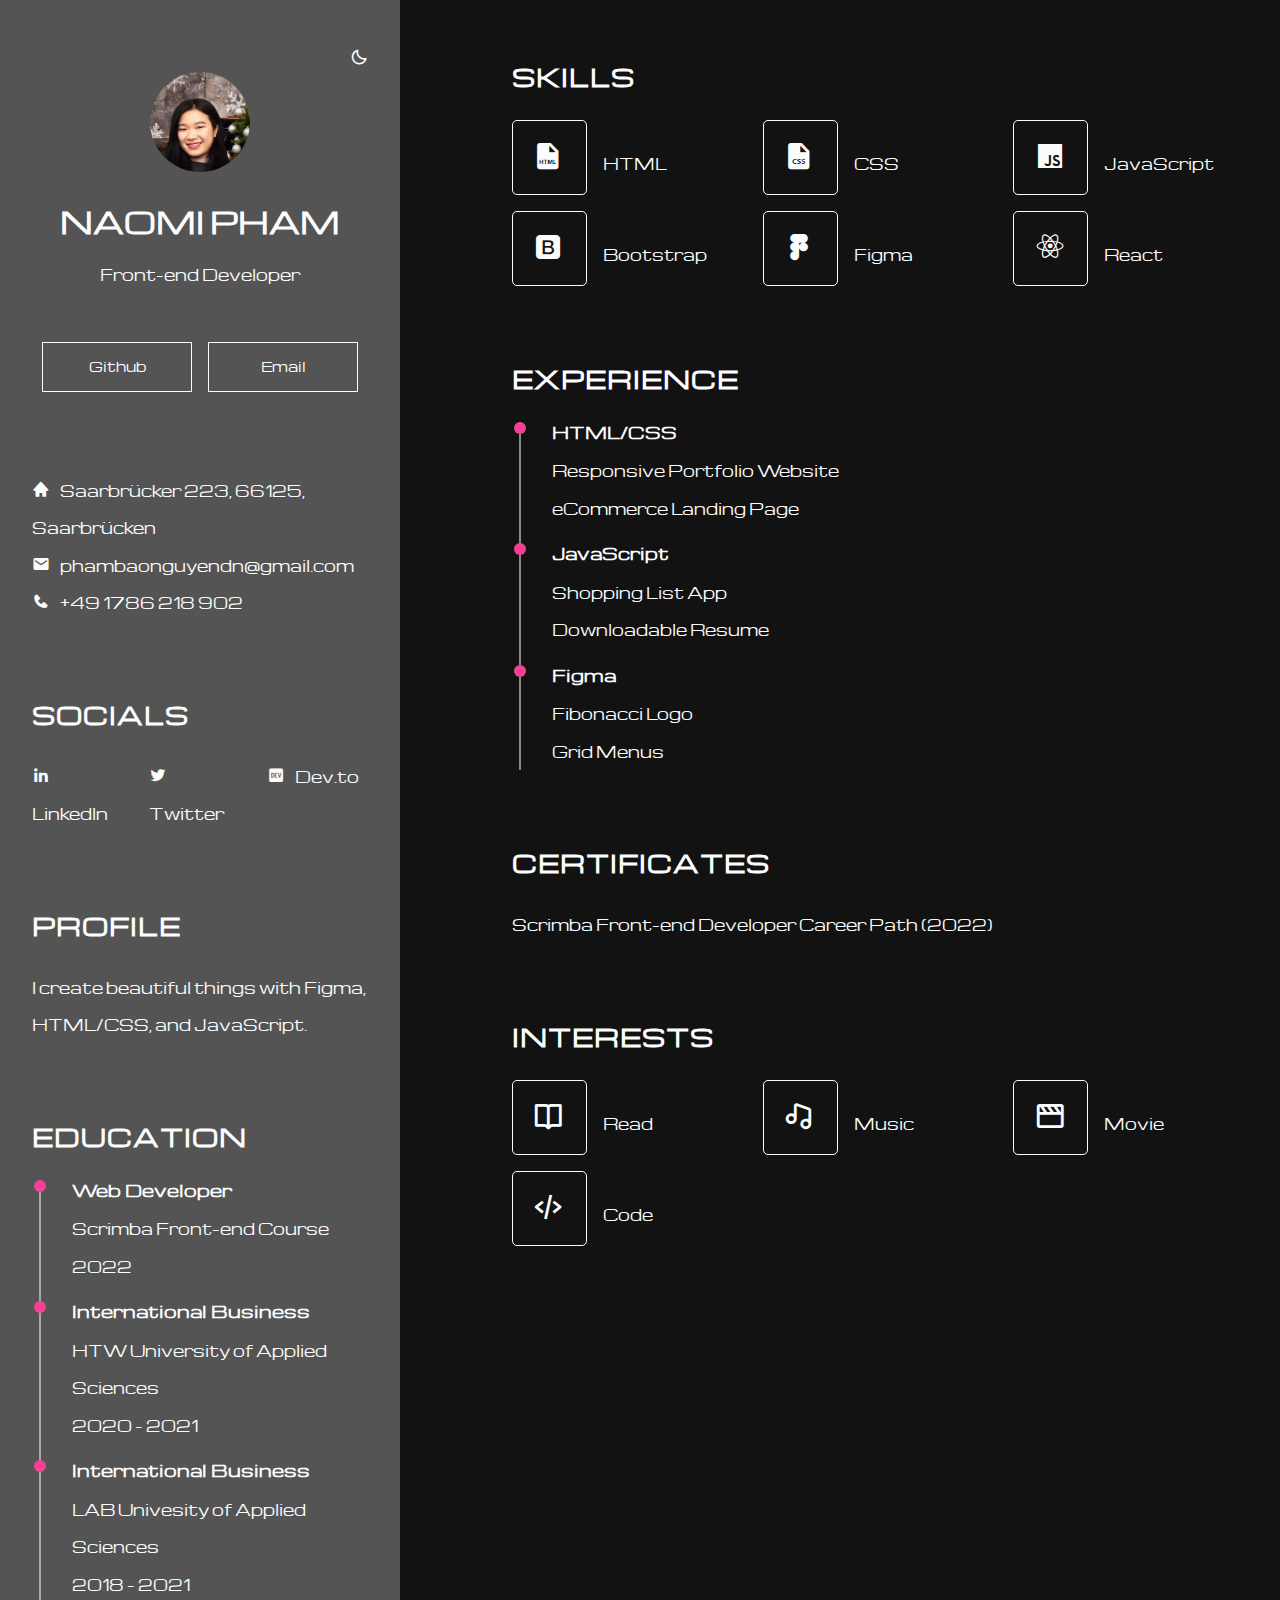
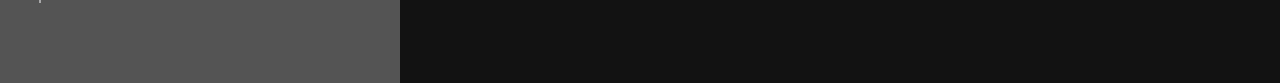
<file: resume.html>
<!DOCTYPE html>
<html lang="en">
<head>
    <meta charset="UTF-8">
    <meta http-equiv="X-UA-Compatible" content="IE=edge">
    <meta name="viewport" content="width=device-width, initial-scale=1.0">
    <title>Resume</title>
    <link rel="stylesheet" href="style.css">
    <link href='https://unpkg.com/boxicons@2.1.2/css/boxicons.min.css' rel='stylesheet'>
</head>
<body>
    <div class="resume">
        <div id="resume-left" class="resume-left">
            <div class="resume-nav">
                <ul id="resume-navbar">
                    <li class="resume-click resume-nav-item">
                        <a class="nav-link" href="#resume-social">
                            <i class='nav-icon icon-lg bx bxl-linkedin'></i>
                            <p>Socials</p>
                        </a>
                    </li>
                    <li class="resume-nav-item">
                        <a class="nav-link" href="#resume-profile">
                            <i class='nav-icon icon-lg bx bx-user' ></i>
                            <p>Profile</p>
                        </a>
                    </li>
                    <li class="resume-nav-item">
                        <a class="nav-link" href="#resume-education">
                            <i class='nav-icon icon-lg bx bx-code-alt' ></i>
                            <p>Education</p>
                        </a>
                    </li>
                    <li class="resume-nav-item">
                        <a class="nav-link" href="#resume-skills">
                            <i class='nav-icon icon-lg bx bxs-file-html' ></i>
                            <p>Skills</p>
                        </a>
                    </li>
                    <li class="resume-nav-item">
                        <a class="nav-link" href="#resume-experience">
                            <i class='nav-icon icon-lg bx bx-briefcase-alt' ></i>
                            <p>Experience</p>
                        </a>
                    </li>
                    <li class="resume-nav-item">
                        <a class="nav-link" href="#resume-certificate">
                            <i class='nav-icon icon-lg bx bx-note' ></i>
                            <p>Certificate</p>
                        </a>
                    </li>
                    <li class="resume-nav-item">
                        <a class="nav-link" href="#resume-interests">
                            <i class='nav-icon icon-lg bx bx-music' ></i>
                            <p>Interests</p>
                        </a>
                    </li>
                </ul>
                <div class="resume-menu">
                    <a href="" class="logo">Naomi</a>
                    <button id="toggle-btn"><i class='bx bxs-heart'></i></button>
                    <button id="close-btn"><i class='bx bx-x'></i></button>
                </div>
            </div>
            
            <button id="change-theme">
                <i id="sun" class='bx bx-sun'></i>
                <i id="moon" class='hide-moon bx bx-moon'></i>
            </button>
            <section id="resume-header" class="resume-header">
                <img class="avatar" src="images/avatar-cv.jpg" alt="">
                <h1 class="title">Naomi Pham</h1>
                <p class="subtitle">Front-end Developer</p>
                <div class="resume-buttons">
                    <a target="_blank" href="https://github.com/naomi-pham"><button class="download-btn">Github</button></a>
                    <a target="_blank" href="mailto:phambaonguyendn@gmail.com"><button class="download-btn">Email</button></a>
                </div>
            </section>
            <section id="resume-address" class="address">
                <div class="address-body">
                    <p><span><i class='resume-icon bx bxs-home'></i></span>Saarbrücker 223, 66125, Saarbrücken</p>
                    <p><span><i class='resume-icon bx bxs-envelope'></i></span>phambaonguyendn@gmail.com</p>
                    <p><span><i class='resume-icon bx bxs-phone'></i></span>+49 1786 218 902</p>
                </div>
            </section>
            <section id="resume-social" class="social">
                <h2 class="social-title">Socials</h2>
                <div class="social-body">
                    <p><span><i class='resume-icon bx bxl-linkedin'></i></span><a class="resume-link" target="_blank" href="https://www.linkedin.com/in/naomi-pham/">LinkedIn</a></p>
                    <p><span><i class='resume-icon bx bxl-twitter'></i></span><a class="resume-link" target="_blank" href="https://www.twitter.com/naomipham_/">Twitter</a></p>
                    <p><span><i class='resume-icon bx bxl-dev-to' ></i></span><a class="resume-link" target="_blank" href="https://dev.to/naomipham_">Dev.to</a></p>
                </div>
            </section>
            <section id="resume-profile" class="profile">
                <h2 class="profile-title">Profile</h2>
                <div class="profile-body">
                    <p>I create beautiful things with Figma, HTML/CSS, and JavaScript.</p>
                </div>
            </section>
            <section id="resume-education" class="education">
                <h2 class="education-title">Education</h2>
                <div class="education-body">
                    <div class="education-body-item">
                        <h3>Web Developer</h3>
                        <p>Scrimba Front-end Course</p>
                        <p class="date">2022</p>
                    </div>
                    <div class="education-body-item">
                        <h3>International Business</h3>
                        <p>HTW University of Applied Sciences</p>
                        <p class="date">2020 - 2021</p>
                    </div>
                    <div class="education-body-item">
                        <h3>International Business</h3>
                        <p>LAB Univesity of Applied Sciences</p>
                        <p class="date">2018 - 2021</p>
                    </div>
                </div>
            </section>
        </div>

        <div class="resume-right">
            <section id="resume-skills" class="skills">
                <h2 class="skills-title">Skills</h2>
                <div class="skills-body">
                    <p><span><i class='body-icon icon-lg icon-lg bx bxs-file-html' ></i></span>HTML</p>
                    <p><span><i class='body-icon icon-lg bx bxs-file-css' ></i></span>CSS</p>
                    <p><span><i class='body-icon icon-lg bx bxl-javascript' ></i></span>JavaScript</p>
                    <p><span><i class='body-icon icon-lg bx bxl-bootstrap' ></i></span>Bootstrap</p>
                    <p><span><i class='body-icon icon-lg bx bxl-figma' ></i></span>Figma</p>
                    <p><span><i class='body-icon icon-lg bx bxl-react' ></i></span>React</p>
                </div>
            </section>
            <section id="resume-experience" class="experience">
                <h2 class="experience-title">Experience</h2>
                <div class="experience-body">
                    <div class="experience-body-item">
                        <h3>HTML/CSS</h3>
                        <ul>
                            <li><a class="resume-link" href="#">Responsive Portfolio Website</a></li>
                            <li><a class="resume-link" href="#">eCommerce Landing Page</a></li>
                        </ul>
                    </div>
                    <div class="experience-body-item">
                        <h3>JavaScript</h3>
                        <ul>
                            <li><a class="resume-link" href="#">Shopping List App</a></li>
                            <li><a class="resume-link" href="#">Downloadable Resume</a></li>
                        </ul>
                    </div>
                    <div class="experience-body-item">
                        <h3>Figma</h3>
                        <ul>
                            <li><a class="resume-link" href="#">Fibonacci Logo</a></li>
                            <li><a class="resume-link" href="#">Grid Menus</a></li>
                        </ul>
                    </div>
                </div>
            </section>
            <section id="resume-certificate" class="certification">
                <h2 class="certification-title">Certificates</h2>
                <div class="certification-body">
                    <ul>
                        <li>Scrimba Front-end Developer Career Path (2022)</li>
                    </ul>
                </div>
            </section>
            <section id="resume-interests" class="interests">
                <h2 class="interests-title">Interests</h2>
                <div class="interests-body">
                    <p><span><i class='body-icon icon-lg bx bx-book-open' ></i></span>Read</p>
                    <p><span><i class='body-icon icon-lg bx bx-music' ></i></span>Music</p>
                    <p><span><i class='body-icon icon-lg bx bx-movie' ></i></span>Movie</p>
                    <p><span><i class='body-icon icon-lg bx bx-code-alt' ></i></span>Code</p>
                </div>
            </section>
            
            <script src="resume.js"></script>
                </div>
        </div>
    
</body>
</html>
</file>
<file: style.css>
@font-face {
    font-family: 'monsterrat';
    src: url(fonts/FontsFree-Net-Montserrat-Medium.ttf);
}

@font-face {
    font-family: 'michroma';
    src: url(fonts/Michroma.ttf);
}

:root {
    --clr-bg: #121212;
    --clr-text: #fcfcfd;
    --clr-accent: #F24194;
    --clr-resume-left: #545454;
    --clr-resume-navbar: #646464;

    --ff-primary: 'michroma', sans-serif;
    --ff-secondary: 'montserrat', sans-serif;

    --fs-title: 6rem;
    --fs-subtitle: 2rem;
    --fs-h1: 1.8rem;
    --fs-h2: 1.25rem;
    --fs-h3: 1rem;
    --fs-text-larger: 1.5rem;
    --fs-text-large: 1.125rem; 
    --fs-text-normal: .938rem;
    --fs-text-small: .875rem;
    --fs-text-smaller: .813rem;
    
}

html[data-theme="light"] {
    --clr-bg: #fafafa;
    --clr-text: #161717;
    --clr-accent: #f5338d;
    --clr-resume-left: #e5e7eb;
    --clr-resume-navbar: #f3f4f6;
}

html[data-theme="dark"] {
    --clr-bg: #27272a;
    --clr-text: #fcfcfd;
    --clr-accent: #F24194;
    --clr-resume-left: #3f3f46;
    --clr-resume-navbar: #52525b;
}

* {
    padding: 0; 
    margin: 0;
    box-sizing: border-box;
}

body {
    width: 100%;
    margin: 4.375rem auto;
    font-family: var(--ff-primary);
    background-color: #27272a;
    font-size: var(--fs-text-normal);
    line-height: 2.3rem;
    color: var(--clr-text);
    background-color: var(--clr-bg);
}

/* typography */

h1, h2, h3, p {margin: 0}

h1, 
h2,
nav,
footer {
    text-transform: uppercase;
}

h1 {
    font-size: var(--fs-h1);
    line-height: 2.4;
}

h2 {
    font-size: var(--fs-h2);
    letter-spacing: 1px;
}

h3 {
    font-size: var(--fs-h3);
}

p {
    
}

/* general styling */


a {
    text-decoration: none;
    color: var(--clr-text);
}

a:hover {
    color: var(--clr-accent);
}

ul {
    list-style-type: none;
}

nav, 
footer {
    font-size: var(--fs-text-smaller);
    color: var(--clr-text);
}

/* layout */

.container {
    width: 90%;
    margin: 0 auto;
}


/* links & buttons */

.btn {
    background-color: transparent;
    border: 0;
}

.span-open a,
.btn a {
    font-size: 2rem;
    color: var(--clr-accent);
    font-weight: bold;
}


.btn,
.span-open,
.link-item {
    transition: .8s;
    transition-property: transform;
}


.btn,
.span-open {
    display: inline-block;
    margin-bottom: 0;
}

.span-open a {
    font-size: 25px;
    margin-left: 3px;
    vertical-align: middle;
}


.btn:hover,
.btn:hover a,
.span-open:hover, 
.span-open:hover a {
    transform: scale(1.2);
}

.span-open:hover a {
    color: var(--clr-accent);
}

.link-item:hover a {
    color: var(--clr-accent);
    font-weight: bold;
}


/* header */

.main-avatar,
.avatar {
    width: 100px;
    height: 100px;
    border-radius: 50%;
}

.title span{
    color: var(--clr-accent);
}

.main-subtitle,
.subtitle {
    font-size: var(--fs-text-large);
}


.launch {
    visibility: hidden;
}

.wrapper-head {
    text-align: center;
}

.wrapper-head a,
.wrapper-head .launch {
    display: none;
}

.shuttle-icon {
    width: 100px;
    height: 100px;
    transform: rotate(90deg);
    animation: moveUpDown 2s linear infinite;
    border: 2px dotted var(--clr-text);
    border-radius: 50%;
    padding: 1.2rem;
}


@keyframes moveUpDown {
    100% {
        bottom: 90px;
    } 
    
    50% {
        bottom: 100px;
    }

    0% {
        bottom: 90px;
    }

}

/* main */

.content-item {
    margin: 5rem 2rem;
}

.planet-icon {
    height: 60px;
    width: 60px;
    margin-bottom: .8rem;
    animation: spin 15s infinite linear;
    display: inline-block;
}

@keyframes spin {
    0% {
        transform: rotate(0deg);
    }

    100% {
        transform: rotate(360deg);
    }
}

.content-item-text {
    margin-left: 2rem;
    padding-left: 1rem;
    position: relative;
}

.content-item-text:before, 
.content-item-text:after,
.content-item h2:after {
    content: '';
    position: absolute;
    background-color: var(--clr-text);
    transform: translateX(-50%);
    left: 0;

}

.content-item-text:before {
    height: 100%;
    width: 3px;
}

.content-item h2:after,
.content-item-text:after {
    height: 15px;
    width: 15px;
    border-radius: 50%;
}

.content-item h2:after {
    left: 0;
}


/* footer */

footer {
    margin: 7rem 2rem 0;
}

.links {
    display: grid;
    width: 100%;
    margin: 0 auto;
    grid-template: 1fr 1fr 1fr / 1fr 1fr;
    justify-content: start;
}


/* my portfolio */


.nav-list {
    display: flex;
    flex-direction: row;
    justify-content: center;
}

.nav-item + .nav-item {
    margin-left: 2rem;
}

.page-title {
    font-size: var(--fs-h1);
    text-align: center;
    margin-top: 5rem;
    margin-bottom: 3.2rem;
    color: var(--clr-accent);
}

.card-item h3 {
    font-size: var(--fs-text-large);
}

.card-container {
    width: 80%;
    margin: 0 auto;
    display: flex;
    flex-direction: column;
    text-align: center;
    position: relative;
    gap: 1.6rem;
}

.card-item {
    background: #262626;
    border: 1px solid #1E1F2B;
    box-shadow: 10px 10px 30px rgba(18, 18, 18, 0.2);
    border-radius: 1.125rem;
    padding: 2rem;
    transition: 2s;
    transition-property: transform;
}

.card-item p {
    margin: 1rem 0 2rem;
}

.card-item button {
    background-color: #3f3f46;
    border: 0;
    color: var(--clr-text);
    padding: .5rem 1.5rem;
    font-size: 1rem;
    font-weight: bold;
}

.card-item button:hover {
    border: 1px solid var(--clr-accent);
    background-color: var(--clr-bg);
    color: var(--clr-text);
    transition: .2s;
}

.portfolio-buttons {
    display: flex;
    gap: .5rem;
    justify-content: center;
}

.carousel {
    position: relative;
}

.carousel-action {
    margin: 3rem 0;
    position: absolute;
    top: 40%;
    display: flex;
    transform: translate(-50%);
    width: 100%;
    justify-content: space-between;
    left: 50%;
}

.carousel-item,
.carousel-item-hidden {
    display: none;
}

.carousel-item-visible {
    display: flex;
}

/* resume */

/* .body-dark {
    background-color: #fff;
    color: #222222;
} */

.resume {
    padding: 0 2rem;
    margin: 0 auto 7rem;
    font-family: var(--ff-primary);

}

.resume section {
    margin-bottom: 5rem;
}



i:hover {
    border-color: var(--clr-accent);
}

.resume-icon {
    width: 1.25rem;
    height: 1.25rem;
    margin-right: .5rem;
    color: var(--clr-text);
}

.resume-icon-lg {
    width: 75px;
    height: 75px; 
}


.resume h2 {
    line-height: 1.5rem;
    margin-bottom: 2rem;
    font-weight: 600;
}

.resume h3 {
    line-height: 1.2rem;
    margin: .7rem 0;
    font-weight: 600;
}

.resume h3:first-child {
    margin-top: 0;
}

.resume-header {
    text-align: center;
}

.resume-buttons {
    display: flex;
    justify-content: center;
    gap: 1rem;
}

.download-btn {
    width: 150px;
    height: 50px;
    background-color: transparent;
    font-family: var(--ff-primary);
    margin-top: 3rem;
    border: 1.5px solid var(--clr-text);
    color: var(--clr-text);
    transition: 1s;
}

.download-btn:hover {
    border-color: var(--clr-accent);
    font-weight: bold;
    border-color: var(--clr-text);
    background-color: var(--clr-text);
    color: var(--clr-bg);
}


.social-body {
    display: flex;
    flex-direction: row;
    gap: 1rem; 
}

.social-body p {
    width: 100%;
}

.experience-body,
.education-body {
    display: flex;
    flex-direction: column;
}

.experience-body-item,
.education-body-item {
    position: relative;
    padding-left: 2.5rem;
    padding-bottom: 1rem;
}

.experience-body-item:last-child,
.education-body-item:last-child {
    padding-bottom: 0;
    margin-bottom: 0;
}

.experience-body-item:before,
.education-body-item:before {
    content: '';
    position: absolute;
    width: 1px;
    height: 100%;
    background-color: var(--clr-text);
    transform: translateX(-50%);
    left: .5rem;
}

.experience-body-item h3:after,
.education-body-item h3:after {
    content: '';
    position: absolute;
    height: 12px;
    width: 12px;
    background-color:var(--clr-accent);
    border-radius: 50%;
    transform: translateX(-50%);
    left: .5rem;
}

.interests-body,
.skills-body {
    display: grid;
    grid-template-columns: repeat(2,1fr);
    gap: 1rem;
}

.resume ul {
    list-style-type: none;
    /* padding: 0 1rem; */
}

#resume-navbar {
    display: none;
    grid-template-columns: repeat(3,1fr);
    grid-gap: 1.5rem;
    background-color: var(--clr-resume-navbar);
    padding: 2rem 0;
}


.resume-nav-item {
    color: var(--clr-text);
    list-style-type: none;
}

.resume-nav-item {
    text-align: center;
}


.resume-nav {
    position: fixed;
    left: 0;
    bottom: 0; 
    width: 100%;
    z-index: 20;
}

.resume-menu{
    background-color: var(--clr-resume-left);
    color: var(--clr-text);
    display: flex;
    flex-direction: row;
    justify-content: space-between;
    padding: 1rem 2rem;
}

.resume-menu .logo {
    font-size: var(--fs-text-small);
}

#change-theme,
#close-btn,
#toggle-btn {
    background-color: transparent;
    border: 0;
    font-size: 18px;
    transition: .5s;
    transition-property: transform;
}

#close-btn,
#toggle-btn {
    color: var(--clr-text);
}

#change-theme:hover,
#change-theme .hide-sun:hover,
#change-theme .hide-moon:hover,
#close-btn:hover,
#toggle-btn:hover {
    cursor: pointer;
    color: var(--clr-accent);
    transform: scale(1.1);
}

#close-btn {
    display: none;
}

#change-theme {
    position: absolute;
    right: 2rem;
    top: 3rem;
    color: var(--clr-text);
}

#change-theme .hide-moon { 
    display: none;
}


#change-theme .hide-sun {
    display: none;
}


.icon-lg {
    height: 75px;
    width: 75px; 
    border-radius: 5px;
    font-size: 2rem;
    padding: 1.2rem;
    border: 1px solid var(--clr-text);
}

.body-icon {
    margin-right: 1rem;
}

.resume-link {
    color: var(--clr-text);
}

.resume-link:hover {
    color: var(--clr-accent);
}



/* media query */

@media (max-width: 400px) {
    .skills-body span,
    .interests-body span {
        display: block;
    }
}


@media (min-width: 820px) {

    body {
        margin: 0;
        font-size: var(--fs-text-large);
        line-height: 2.5;
    }

    header {
        padding: 0;
        margin: 0;
        background-color: var(--clr-bg);
        background-image: linear-gradient(0deg, var(--clr-bg) 0%, #f241948a 5%, var(--clr-bg) 30%); 
    }

    .main-avatar {
        display: none;
    }

    .main-title {
        font-size: 6rem;
        line-height: 6.5rem;
        margin-bottom: 2rem;
    }

    .main-subtitle {
        font-size: 2rem;
        line-height: 2.5rem;
    }

    h2 {
        font-size: var(--fs-text-larger);
    }

    .container {
        width: 80%;
        margin: 0 auto;
    }

    .wrapper-head {
        display: flex;
        flex-direction: column;
        justify-content: center;
        align-items: center;
        text-align: center;
        height: 100vh;
        position: relative;
    }

    .wrapper-head a,
    .wrapper-head .launch {
        display: block;
    }

    .launch {
        display: flex;
        visibility: unset;
        position: absolute;
        bottom: 2rem;
        text-align: center;
    }

    .shuttle-icon {
        display: block;
        left: 25%;
        position: absolute;
    }

    .launch p {
        margin: 0 0 1rem;
    }

    .content-item {
        padding: 0 0 2rem;
    }

    .planet-icon {
        height: 100px;
        width: 100px;
    }

    .links {
        width: 80%;
        margin-left: 0;
        align-content: start;
    }

    .content-list li p {
        font-size: var(--fs-text-desk);
    }

    .content-list li {
        position: relative;
        width: 50%;
        z-index: 10;
    }
    

    .content-list li:nth-child(odd) {
        float: left;
        clear: right;
    }

    .content-list li:nth-child(even) {
        float: right;
        clear: left;
    }

    .content-list li:last-child {
        margin-bottom: 7rem;
    }

    .content-list li:first-child {
        margin-top: 0rem;
    } 

    .content-item-text {
        padding-left: 1.5rem;
    }

    footer {
        margin: 5rem 0 3rem;
    }

    .links {
        grid-template-columns: 1fr 1fr 1fr;
    }

    /* portfolio */

    nav {
        padding-top: 3rem;
    }

    .page-title {
        font-size: 3.5rem;
        line-height: 4rem;
        margin-top: 6rem;
        margin-bottom: 0;
    }

    .card-item h3 {
        font-size: var(--fs-text-larger);
    }

    .card-item p {
        margin: 1rem 0 2rem;
        font-size: var(--fs-text-large);
    }

    /* resume */

    .resume {
        padding: 0;
        margin-bottom: 0;
        display: grid;
        grid-template-columns: 1.5fr 3fr;
        grid-template-areas: 
            "resume-left resume-right"
        ;
        grid-gap: 5rem;
    }

    .resume-right {
        grid-area: resume-right;
        padding: 4rem 2rem 0;
    }

    .resume-left {
        position: relative;
        grid-area: resume-left;
        background-color: var(--clr-resume-left);
        color: var(--clr-text);
        padding: 4.5rem 2rem 0;
        
    }


    .resume-icon {
        font-size: var(--fs-text-large);
    }

    .resume-header-title {
        font-size: 2rem;
        letter-spacing: 2px;
    }

    .resume h2 {
        text-transform: uppercase;
        letter-spacing: 1px;
    }
    
    .resume h3 {
        font-weight: 600;
    }

    .resume p,
    .resume li {
        font-size: var(--fs-text-normal);
    }

    .interests-body,
    .skills-body {
    display: grid;
    grid-template-columns: repeat(3,1fr);
    gap: 1rem;
    
    }
    .resume-nav {
        display: none;
    }

    
} 


@media (min-width: 1000px) {
    

    /* my portfolio */

    .nav-list {
        justify-content: flex-end;
    }

    .page-title {
        margin-top: 9.6rem;
        margin-bottom: 6.5rem;
        color: var(--clr-accent);
    }
    
    .nav-item + .nav-item {
        margin-left: 2rem;
    }
    
    .card-container {
        width: 90%;
        flex-direction: row;
    }
    
    .card-item {
        padding: 2.5rem;
    }
    
    .card-item button {
        font-size: var(--fs-text-mb);
    }
    
    .carousel-action {
        top: 38%;
        width: 100%;
    } 
}
</file>
